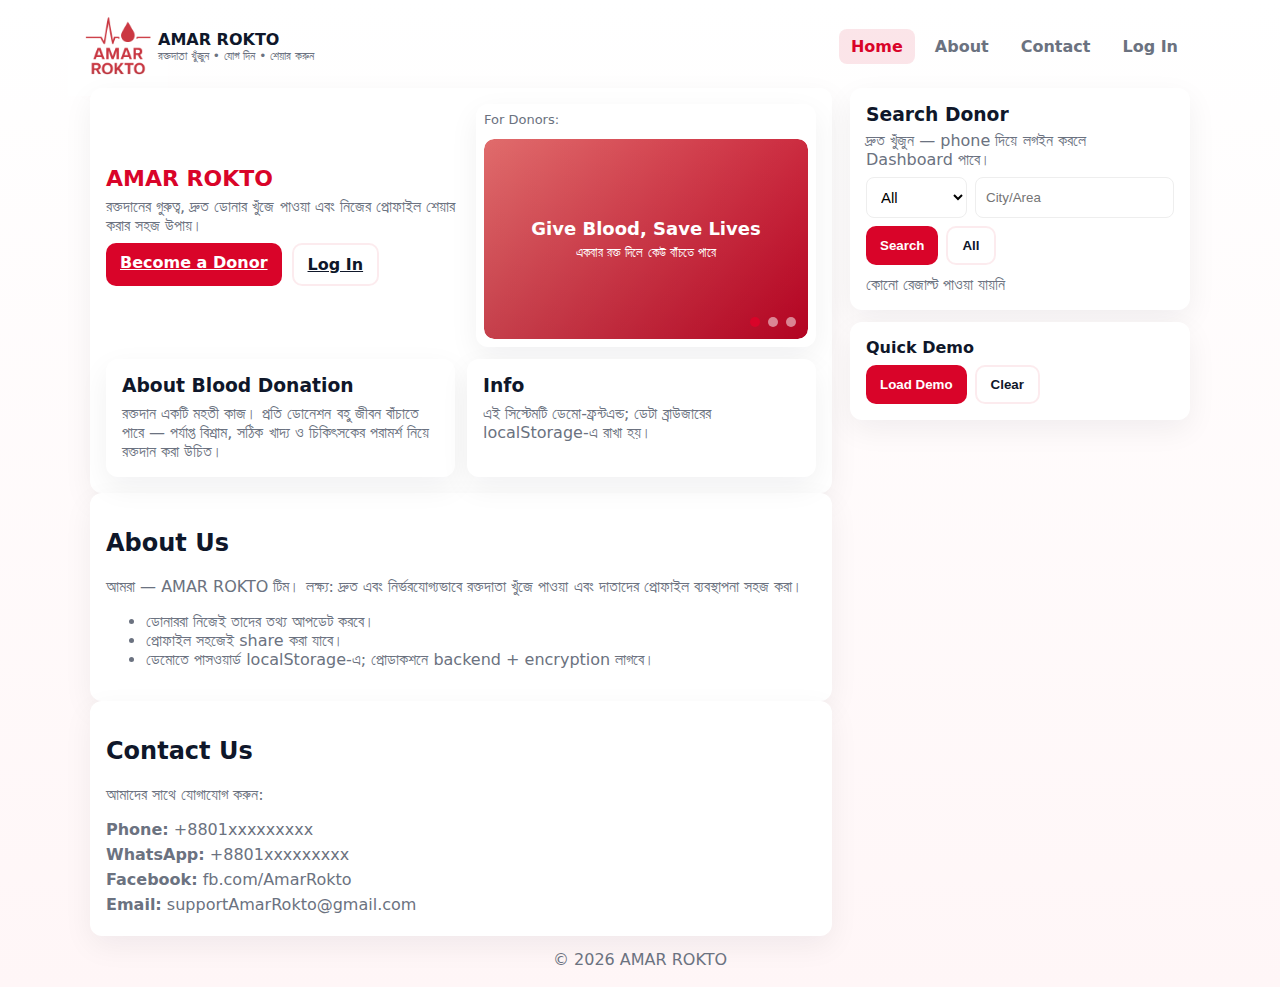
<file: index.html>
<!doctype html>
<html lang="bn">
<head>
  <meta charset="utf-8" />
  <meta name="viewport" content="width=device-width,initial-scale=1" />
  <title>Amar Rokto</title>
  <link rel="stylesheet" href="style.css">
</head>
<body data-page="home">
  <div class="app">
    <header>
      <a class="brand" href="index.html">
        <div class="logo">
          <img src="Blood PIC.jpg" width="100px" height="100px">
        </div>
        <div>
          <div style="font-weight:800">AMAR ROKTO</div>
          <div style="font-size:12px;color:var(--muted)">রক্তদাতা খুঁজুন • যোগ দিন • শেয়ার করুন</div>
        </div>
      </a>
      <nav>
        <a class="active" href="index.html">Home</a>
        <a href="index.html#about">About</a>
        <a href="index.html#contact">Contact</a>
        <a href="login.html">Log In</a>
      </nav>
    </header>

    <main class="main-grid">
      <div>
        <!-- HERO + carousel -->
        <section class="panel">
          <div class="hero">
            <div class="hero-text">
              <h1>AMAR ROKTO</h1>
              <p>রক্তদানের গুরুত্ব, দ্রুত ডোনার খুঁজে পাওয়া এবং নিজের প্রোফাইল শেয়ার করার সহজ উপায়।</p>
              <div class="hero-actions">
                <a class="btn primary" href="register.html">Become a Donor</a>
                <a class="btn light" href="login.html">Log In</a>
              </div>
            </div>
            <div style="flex:0 0 340px">
              <div class="panel" style="padding:8px">
                <div style="font-size:13px;color:var(--muted)">For Donors:</div>
                <div class="carousel" aria-live="polite">
                  <div class="slide visible" data-i="0" style="background:linear-gradient(135deg,#ff7b7b,#d90429);">
                    <div class="overlay"></div>
                    <div style="position:relative;z-index:1;text-align:center;padding:12px">
                      <strong style="font-size:18px">Give Blood, Save Lives</strong>
                      <div style="margin-top:6px;font-size:13px">একবার রক্ত দিলে কেউ বাঁচতে পারে</div>
                    </div>
                  </div>
                  <div class="slide hidden" data-i="1" style="background:linear-gradient(135deg,#ffb199,#ff6b6b);">
                    <div class="overlay"></div>
                    <div style="position:relative;z-index:1;text-align:center;padding:12px">
                      <strong style="font-size:18px">Your Small Act = Big Impact</strong>
                      <div style="margin-top:6px;font-size:13px">স্থানীয় ডোনার খুঁজে পেতে সহজ</div>
                    </div>
                  </div>
                  <div class="slide hidden" data-i="2" style="background:linear-gradient(135deg,#8ec5ff,#d90429);">
                    <div class="overlay"></div>
                    <div style="position:relative;z-index:1;text-align:center;padding:12px">
                      <strong style="font-size:18px">Donate Regularly</strong>
                      <div style="margin-top:6px;font-size:13px">রক্তদানের পূর্বের শর্ত জানতে সঠিক তথ্য রাখুন</div>
                    </div>
                  </div>
                  <div class="dotbar">
                    <div class="dot active" data-i="0" onclick="goToSlide(0)"></div>
                    <div class="dot" data-i="1" onclick="goToSlide(1)"></div>
                    <div class="dot" data-i="2" onclick="goToSlide(2)"></div>
                  </div>
                </div>
              </div>
            </div>
          </div>

          <!-- quick features -->
          <div style="display:grid;grid-template-columns:repeat(auto-fit,minmax(220px,1fr));gap:12px;margin-top:12px">
            <div class="panel">
              <h3 style="margin:0 0 8px 0">About Blood Donation</h3>
              <p style="color:var(--muted);margin:0">রক্তদান একটি মহতী কাজ। প্রতি ডোনেশন বহু জীবন বাঁচাতে পারে — পর্যাপ্ত বিশ্রাম, সঠিক খাদ্য ও চিকিৎসকের পরামর্শ নিয়ে রক্তদান করা উচিত।</p>
            </div>

            <div class="panel">
              <h3 style="margin:0 0 8px 0">Info</h3>
              <p style="margin:0;color:var(--muted)">এই সিস্টেমটি ডেমো-ফ্রন্টএন্ড; ডেটা ব্রাউজারের localStorage-এ রাখা হয়।</p>
            </div>
          </div>
        </section>

        <!-- About -->
        <section id="about" class="panel">
          <h2>About Us</h2>
          <p style="color:var(--muted)">আমরা — AMAR ROKTO টিম। লক্ষ্য: দ্রুত এবং নির্ভরযোগ্যভাবে রক্তদাতা খুঁজে পাওয়া এবং দাতাদের প্রোফাইল ব্যবস্থাপনা সহজ করা।</p>
          <ul style="margin-top:8px;color:var(--muted)">
            <li>ডোনাররা নিজেই তাদের তথ্য আপডেট করবে।</li>
            <li>প্রোফাইল সহজেই share করা যাবে।</li>
            <li>ডেমোতে পাসওয়ার্ড localStorage-এ; প্রোডাকশনে backend + encryption লাগবে।</li>
          </ul>
        </section>

        <!-- Contact -->
        <section id="contact" class="panel">
          <h2>Contact Us</h2>
          <p style="color:var(--muted)">আমাদের সাথে যোগাযোগ করুন:</p>
          <ul class="contact-list">
            <li><strong>Phone:</strong> +8801xxxxxxxxx</li>
            <li><strong>WhatsApp:</strong> +8801xxxxxxxxx</li>
            <li><strong>Facebook:</strong> fb.com/AmarRokto</li>
            <li><strong>Email:</strong> supportAmarRokto@gmail.com</li>
          </ul>
        </section>
      </div>

      <!-- Sidebar -->
      <aside class="sidebar" style="width:340px">
        <div class="panel">
          <h3 style="margin:0">Search Donor</h3>
          <p style="color:var(--muted);margin:6px 0 0 0">দ্রুত খুঁজুন — phone দিয়ে লগইন করলে Dashboard পাবে।</p>
          <div style="margin-top:8px" class="searchbar">
            <select id="sblood">
              <option value="">All</option>
              <option>A+</option><option>A-</option><option>B+</option><option>B-</option>
              <option>O+</option><option>O-</option><option>AB+</option><option>AB-</option>
            </select>
            <input id="sloc" placeholder="City/Area"/>
          </div>
          <div style="display:flex;gap:8px;margin-top:8px">
            <button class="btn primary" onclick="sideSearch()">Search</button>
            <button class="btn light" onclick="loadAll()">All</button>
          </div>
          <div id="side-results" class="search-results" style="margin-top:10px"></div>
        </div>

        <div class="panel" style="margin-top:12px">
          <h4 style="margin:0">Quick Demo</h4>
          <div style="display:flex;gap:8px;margin-top:8px">
            <button class="btn primary" onclick="seedDemo()">Load Demo</button>
            <button class="btn light" onclick="clearData()">Clear</button>
          </div>
        </div>
      </aside>
    </main>

    <footer>© <span id="yr"></span> AMAR ROKTO</footer>
  </div>
  <script src="script.js"></script>
</body>

</html>
</file>
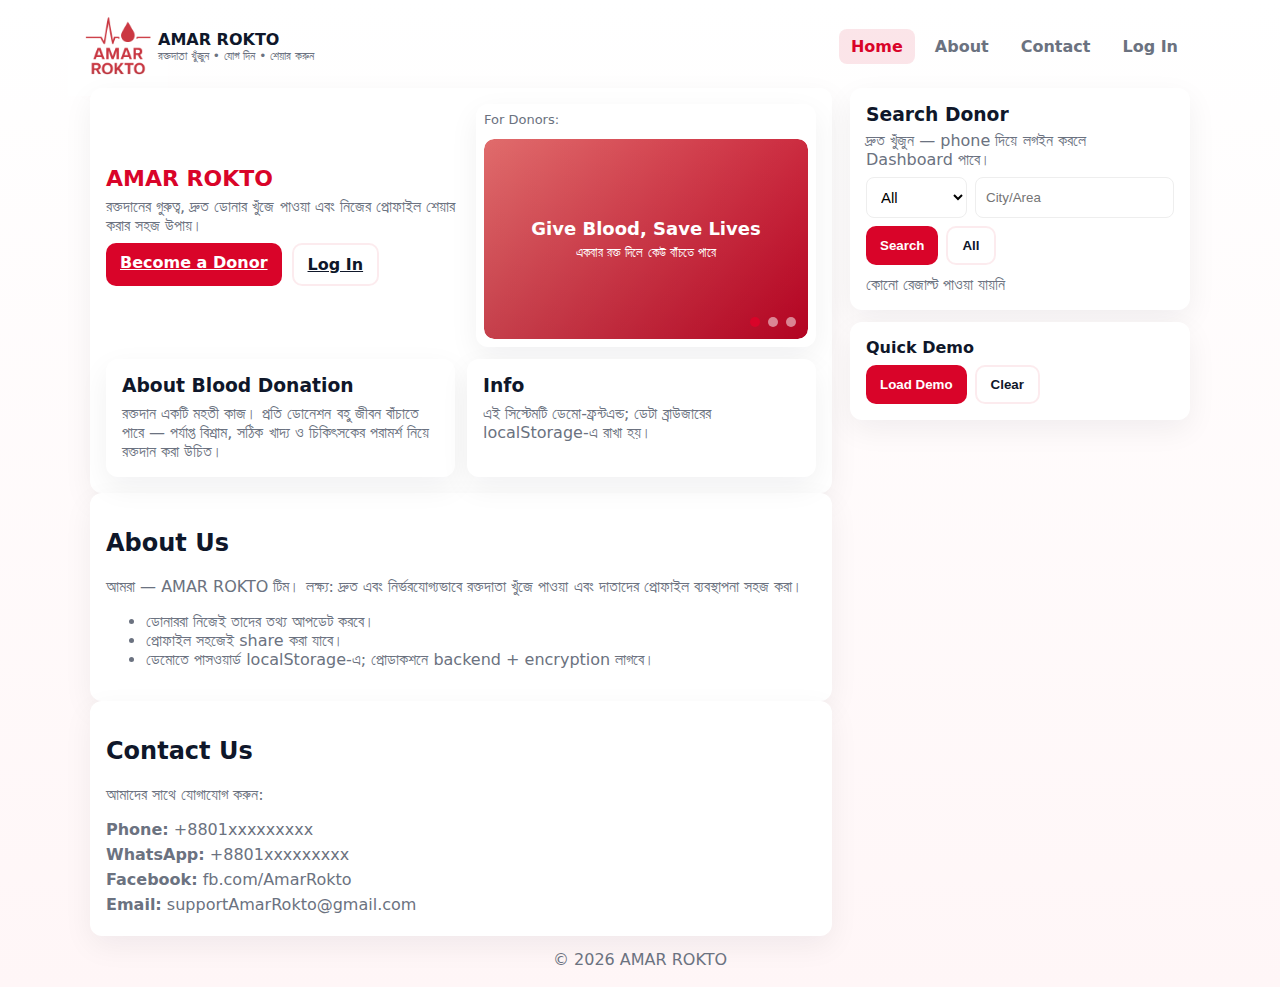
<file: Amar Rokto/index.html>
<!doctype html>
<html lang="bn">
<head>
  <meta charset="utf-8" />
  <meta name="viewport" content="width=device-width,initial-scale=1" />
  <title>Amar Rokto</title>
  <link rel="stylesheet" href="style.css">
</head>
<body data-page="home">
  <div class="app">
    <header>
      <a class="brand" href="index.html">
        <div class="logo">
          <img src="Blood PIC.jpg" width="100px" height="100px">
        </div>
        <div>
          <div style="font-weight:800">AMAR ROKTO</div>
          <div style="font-size:12px;color:var(--muted)">রক্তদাতা খুঁজুন • যোগ দিন • শেয়ার করুন</div>
        </div>
      </a>
      <nav>
        <a class="active" href="index.html">Home</a>
        <a href="index.html#about">About</a>
        <a href="index.html#contact">Contact</a>
        <a href="login.html">Log In</a>
      </nav>
    </header>

    <main class="main-grid">
      <div>
        <!-- HERO + carousel -->
        <section class="panel">
          <div class="hero">
            <div class="hero-text">
              <h1>AMAR ROKTO</h1>
              <p>রক্তদানের গুরুত্ব, দ্রুত ডোনার খুঁজে পাওয়া এবং নিজের প্রোফাইল শেয়ার করার সহজ উপায়।</p>
              <div class="hero-actions">
                <a class="btn primary" href="register.html">Become a Donor</a>
                <a class="btn light" href="login.html">Log In</a>
              </div>
            </div>
            <div style="flex:0 0 340px">
              <div class="panel" style="padding:8px">
                <div style="font-size:13px;color:var(--muted)">For Donors:</div>
                <div class="carousel" aria-live="polite">
                  <div class="slide visible" data-i="0" style="background:linear-gradient(135deg,#ff7b7b,#d90429);">
                    <div class="overlay"></div>
                    <div style="position:relative;z-index:1;text-align:center;padding:12px">
                      <strong style="font-size:18px">Give Blood, Save Lives</strong>
                      <div style="margin-top:6px;font-size:13px">একবার রক্ত দিলে কেউ বাঁচতে পারে</div>
                    </div>
                  </div>
                  <div class="slide hidden" data-i="1" style="background:linear-gradient(135deg,#ffb199,#ff6b6b);">
                    <div class="overlay"></div>
                    <div style="position:relative;z-index:1;text-align:center;padding:12px">
                      <strong style="font-size:18px">Your Small Act = Big Impact</strong>
                      <div style="margin-top:6px;font-size:13px">স্থানীয় ডোনার খুঁজে পেতে সহজ</div>
                    </div>
                  </div>
                  <div class="slide hidden" data-i="2" style="background:linear-gradient(135deg,#8ec5ff,#d90429);">
                    <div class="overlay"></div>
                    <div style="position:relative;z-index:1;text-align:center;padding:12px">
                      <strong style="font-size:18px">Donate Regularly</strong>
                      <div style="margin-top:6px;font-size:13px">রক্তদানের পূর্বের শর্ত জানতে সঠিক তথ্য রাখুন</div>
                    </div>
                  </div>
                  <div class="dotbar">
                    <div class="dot active" data-i="0" onclick="goToSlide(0)"></div>
                    <div class="dot" data-i="1" onclick="goToSlide(1)"></div>
                    <div class="dot" data-i="2" onclick="goToSlide(2)"></div>
                  </div>
                </div>
              </div>
            </div>
          </div>

          <!-- quick features -->
          <div style="display:grid;grid-template-columns:repeat(auto-fit,minmax(220px,1fr));gap:12px;margin-top:12px">
            <div class="panel">
              <h3 style="margin:0 0 8px 0">About Blood Donation</h3>
              <p style="color:var(--muted);margin:0">রক্তদান একটি মহতী কাজ। প্রতি ডোনেশন বহু জীবন বাঁচাতে পারে — পর্যাপ্ত বিশ্রাম, সঠিক খাদ্য ও চিকিৎসকের পরামর্শ নিয়ে রক্তদান করা উচিত।</p>
            </div>

            <div class="panel">
              <h3 style="margin:0 0 8px 0">Info</h3>
              <p style="margin:0;color:var(--muted)">এই সিস্টেমটি ডেমো-ফ্রন্টএন্ড; ডেটা ব্রাউজারের localStorage-এ রাখা হয়।</p>
            </div>
          </div>
        </section>

        <!-- About -->
        <section id="about" class="panel">
          <h2>About Us</h2>
          <p style="color:var(--muted)">আমরা — AMAR ROKTO টিম। লক্ষ্য: দ্রুত এবং নির্ভরযোগ্যভাবে রক্তদাতা খুঁজে পাওয়া এবং দাতাদের প্রোফাইল ব্যবস্থাপনা সহজ করা।</p>
          <ul style="margin-top:8px;color:var(--muted)">
            <li>ডোনাররা নিজেই তাদের তথ্য আপডেট করবে।</li>
            <li>প্রোফাইল সহজেই share করা যাবে।</li>
            <li>ডেমোতে পাসওয়ার্ড localStorage-এ; প্রোডাকশনে backend + encryption লাগবে।</li>
          </ul>
        </section>

        <!-- Contact -->
        <section id="contact" class="panel">
          <h2>Contact Us</h2>
          <p style="color:var(--muted)">আমাদের সাথে যোগাযোগ করুন:</p>
          <ul class="contact-list">
            <li><strong>Phone:</strong> +8801xxxxxxxxx</li>
            <li><strong>WhatsApp:</strong> +8801xxxxxxxxx</li>
            <li><strong>Facebook:</strong> fb.com/AmarRokto</li>
            <li><strong>Email:</strong> supportAmarRokto@gmail.com</li>
          </ul>
        </section>
      </div>

      <!-- Sidebar -->
      <aside class="sidebar" style="width:340px">
        <div class="panel">
          <h3 style="margin:0">Search Donor</h3>
          <p style="color:var(--muted);margin:6px 0 0 0">দ্রুত খুঁজুন — phone দিয়ে লগইন করলে Dashboard পাবে।</p>
          <div style="margin-top:8px" class="searchbar">
            <select id="sblood">
              <option value="">All</option>
              <option>A+</option><option>A-</option><option>B+</option><option>B-</option>
              <option>O+</option><option>O-</option><option>AB+</option><option>AB-</option>
            </select>
            <input id="sloc" placeholder="City/Area"/>
          </div>
          <div style="display:flex;gap:8px;margin-top:8px">
            <button class="btn primary" onclick="sideSearch()">Search</button>
            <button class="btn light" onclick="loadAll()">All</button>
          </div>
          <div id="side-results" class="search-results" style="margin-top:10px"></div>
        </div>

        <div class="panel" style="margin-top:12px">
          <h4 style="margin:0">Quick Demo</h4>
          <div style="display:flex;gap:8px;margin-top:8px">
            <button class="btn primary" onclick="seedDemo()">Load Demo</button>
            <button class="btn light" onclick="clearData()">Clear</button>
          </div>
        </div>
      </aside>
    </main>

    <footer>© <span id="yr"></span> AMAR ROKTO</footer>
  </div>
  <script src="script.js"></script>
</body>
</html>
</file>
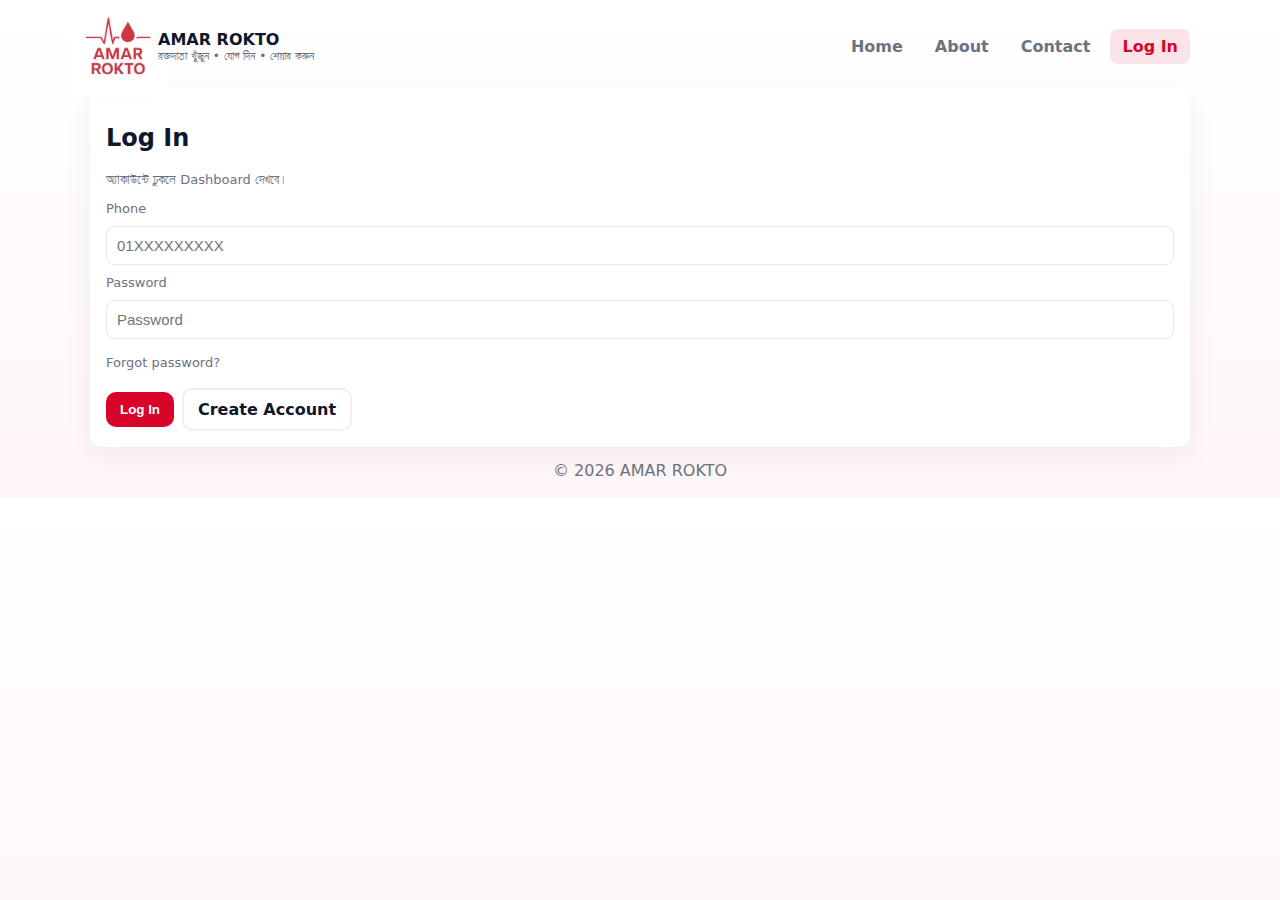
<file: dashboard.html>
<!doctype html>
<html lang="bn">
<head>
  <meta charset="utf-8" />
  <meta name="viewport" content="width=device-width,initial-scale=1" />
  <title>Dashboard - Amar Rokto</title>
  <link rel="stylesheet" href="style.css">
</head>
<body data-page="dashboard">
  <div class="app">
    <header>
      <a class="brand" href="index.html">
        <div class="logo">
           <div class="logo">
          <img src="Blood PIC.jpg" width="100px" height="100px">
        </div>
        </div>
        <div>
          <div style="font-weight:800">AMAR ROKTO</div>
          <div style="font-size:12px;color:var(--muted)">রক্তদাতা খুঁজুন • যোগ দিন • শেয়ার করুন</div>
        </div>
      </a>
      <nav>
        <a href="index.html">Home</a>
        <a href="index.html#about">About</a>
        <a href="index.html#contact">Contact</a>
        <button class="cta" onclick="logout()">Log Out</button>
      </nav>
    </header>

    <main>
      <section class="panel">
        <div style="display:flex;justify-content:space-between;align-items:center">
          <h2>Dashboard</h2>
          <div style="display:flex;gap:8px;align-items:center">
            <a class="btn light" href="index.html">Home</a>
            <button class="btn primary" onclick="logout()">Log Out</button>
          </div>
        </div>

        <div style="margin-top:12px" class="profile">
          <div class="avatar" id="dash-avatar">--</div>
          <div style="flex:1">
            <div style="display:flex;align-items:center;gap:10px">
              <div>
                <div id="dash-name" style="font-weight:800;font-size:18px">Name</div>
                <div id="dash-blood" style="color:var(--muted)">Blood</div>
              </div>
              <div style="margin-left:auto;display:flex;align-items:center;gap:8px">
                <div class="three-dot">
                  <button id="threeBtn" class="btn light" type="button" onclick="toggleMenu()">⋯</button>
                  <div id="threeMenu" class="menu" role="menu" aria-hidden="true">
                    <button type="button" onclick="openEdit()">Edit Profile</button>
                    <button type="button" onclick="shareProfile()">Share Profile</button>
                    <button type="button" onclick="copyProfileLink()">Copy Profile Link</button>
                  </div>
                </div>
              </div>
            </div>
            <div style="margin-top:8px;color:var(--muted)" id="dash-phone">Phone</div>
            <div style="margin-top:6px;color:var(--muted)" id="dash-loc">Location</div>
            <div style="margin-top:6px;color:var(--muted)" id="dash-last">Last Donate</div>
          </div>
        </div>

        <!-- edit modal -->
        <div id="editModal" style="display:none;margin-top:12px" class="panel">
          <h3>Edit Profile</h3>
          <form id="edit-form" onsubmit="saveEdit(event)">
            <div class="row">
              <div class="col">
                <label>Name</label>
                <input id="e-name" type="text" required/>
              </div>
              <div class="col">
                <label>Phone</label>
                <input id="e-phone" type="tel" required/>
              </div>
            </div>
            <div class="row">
              <div class="col">
                <label>Blood</label>
                <select id="e-blood" required>
                  <option>A+</option><option>A-</option><option>B+</option><option>B-</option>
                  <option>O+</option><option>O-</option><option>AB+</option><option>AB-</option>
                </select>
              </div>
              <div class="col">
                <label>Location</label>
                <input id="e-loc" type="text" required/>
              </div>
            </div>
            <div style="display:flex;gap:8px;margin-top:8px">
              <button class="btn primary" type="submit">Save</button>
              <button class="btn light" type="button" onclick="closeEdit()">Cancel</button>
            </div>
          </form>
        </div>
      </section>
    </main>

    <footer>© <span id="yr"></span> AMAR ROKTO </footer>
  </div>
  <script src="script.js"></script>
</body>

</html>
</file>
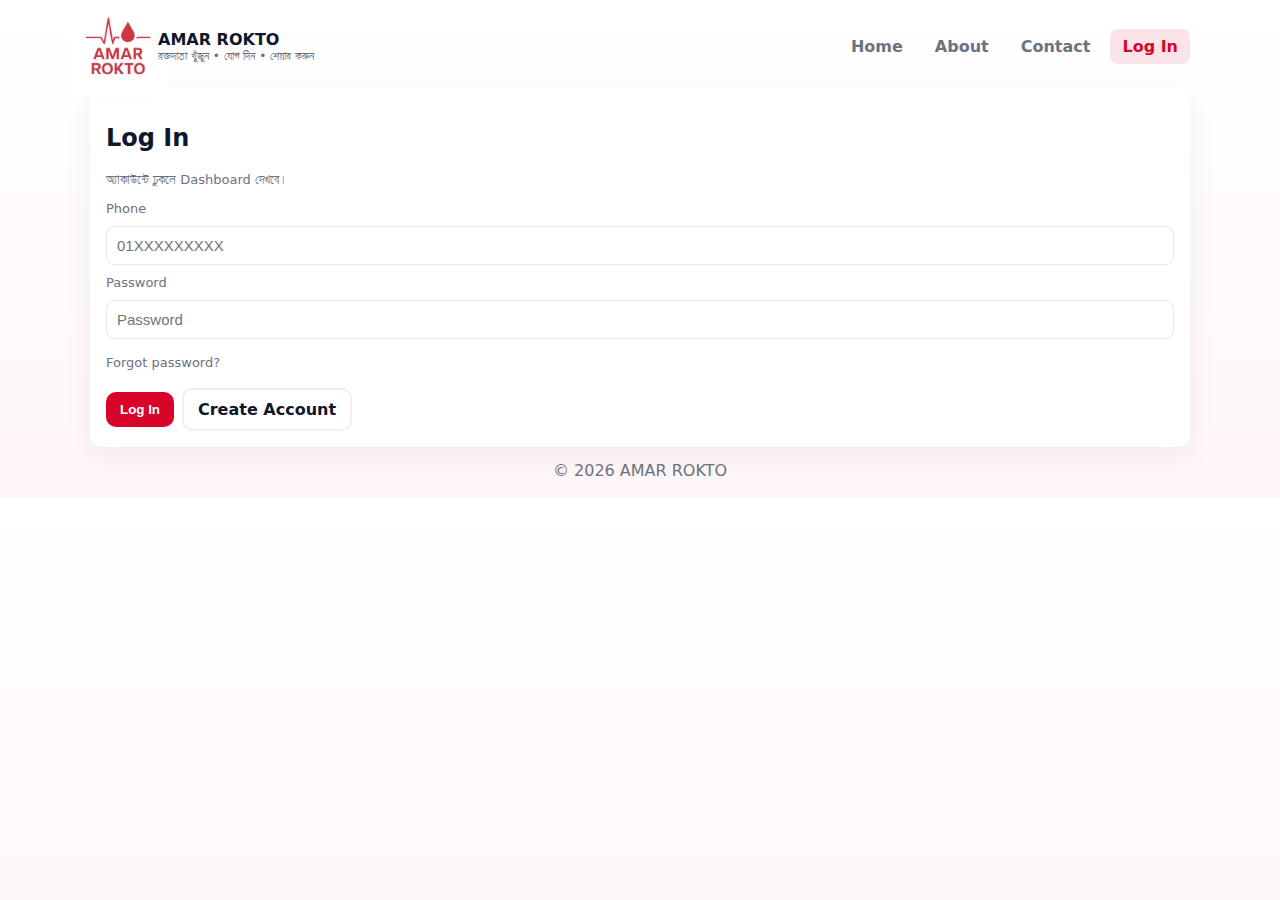
<file: login.html>
<!doctype html>
<html lang="bn">
<head>
  <meta charset="utf-8" />
  <meta name="viewport" content="width=device-width,initial-scale=1" />
  <title>Log In - Amar Rokto</title>
  <link rel="stylesheet" href="style.css">
</head>
<body data-page="login">
  <div class="app">
    <header>
      <a class="brand" href="index.html">
        <div class="logo">
          <img src="Blood PIC.jpg" width="100px" height="100px">
        </div>
        <div>
          <div style="font-weight:800">AMAR ROKTO</div>
          <div style="font-size:12px;color:var(--muted)">রক্তদাতা খুঁজুন • যোগ দিন • শেয়ার করুন</div>
        </div>
      </a>
      <nav>
        <a href="index.html">Home</a>
        <a href="index.html#about">About</a>
        <a href="index.html#contact">Contact</a>
        <a class="active" href="login.html">Log In</a>
      </nav>
    </header>

    <main>
      <section class="panel">
        <h2>Log In</h2>
        <p class="text-sm">অ্যাকাউন্টে ঢুকলে Dashboard দেখবে।</p>

        <form id="login-form" style="margin-top:10px">
          <label>Phone</label>
          <input id="l-phone" required type="tel" placeholder="01XXXXXXXXX"/>

          <label>Password</label>
          <input id="l-pass" required type="password" placeholder="Password"/>

          <div style="display:flex;justify-content:space-between;align-items:center;margin-top:6px">
            <a href="forgot_password.html" class="text-sm" style="text-decoration:none">Forgot password?</a>
          </div>

          <div style="display:flex;gap:8px;margin-top:8px;align-items:center">
            <button class="btn primary" type="submit">Log In</button>
            <a class="btn light" href="register.html" style="text-align:center;text-decoration:none">Create Account</a>
            <div id="login-msg" style="margin-left:auto;color:var(--muted)"></div>
          </div>
        </form>
      </section>
    </main>

    <footer>© <span id="yr"></span> AMAR ROKTO</footer>
  </div>
  <script src="script.js"></script>
</body>
</html>
</file>
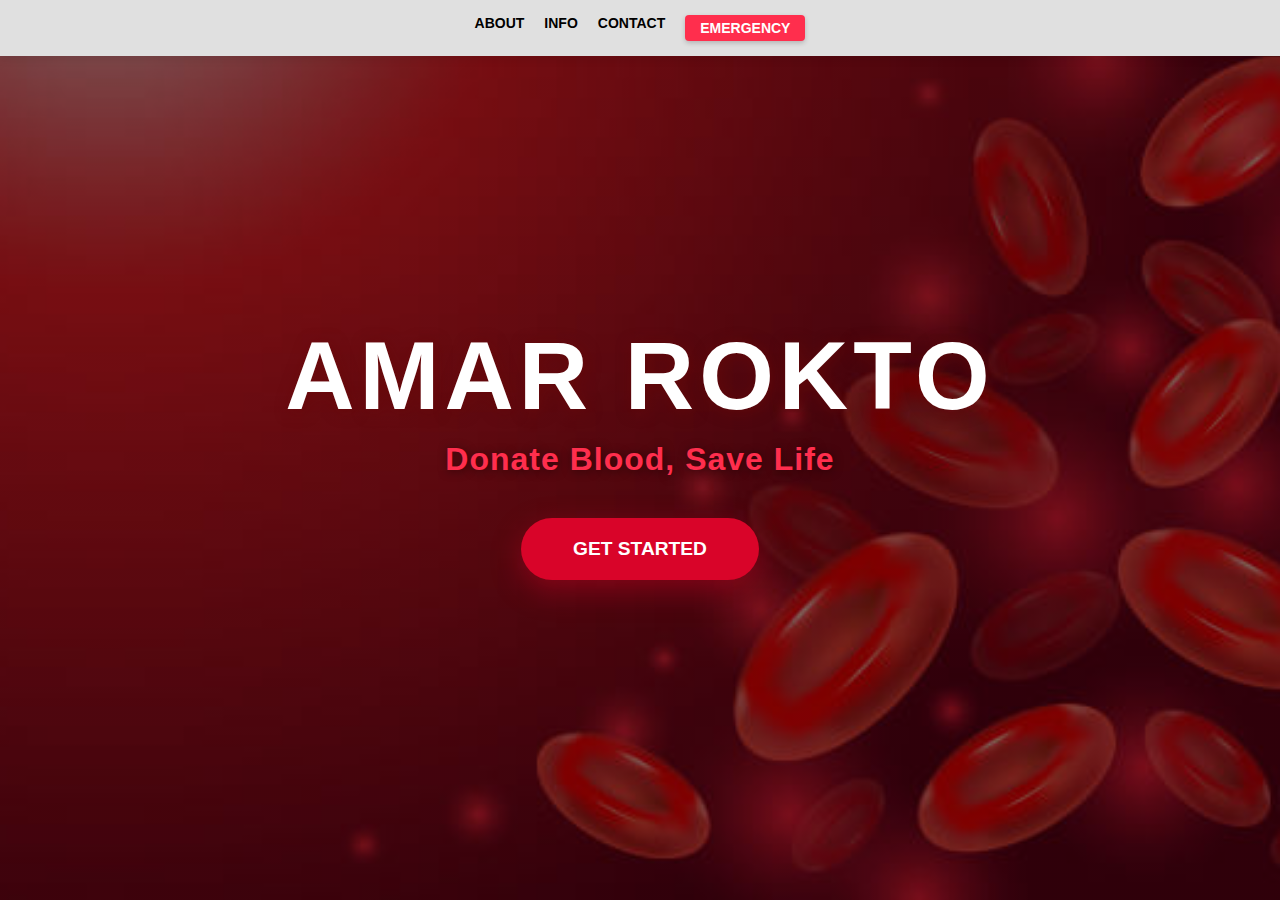
<file: new.html>
<!DOCTYPE html>
<html lang="bn">
<head>
    <meta charset="UTF-8">
    <meta name="viewport" content="width=device-width, initial-scale=1.0">
    <title>Amar Rokto | Welcome</title>
</head>
<body style="margin: 0; padding: 0; overflow: hidden; font-family: 'Segoe UI', Arial, sans-serif;">

    <nav style="position: absolute; top: 0; width: 100%; background: #e0e0e0; display: flex; justify-content: center; gap: 20px; padding: 15px 0; z-index: 1000; box-shadow: 0 2px 10px rgba(0,0,0,0.1);">
        <a href="index.html#about" style="text-decoration: none; color: black; font-weight: bold; text-transform: uppercase; font-size: 14px;">About</a>
        <a href="index.html#info" style="text-decoration: none; color: black; font-weight: bold; text-transform: uppercase; font-size: 14px;">Info</a>
        <a href="index.html#contact" style="text-decoration: none; color: black; font-weight: bold; text-transform: uppercase; font-size: 14px;">Contact</a>
        <button onclick="openEmergency()" style="background: #ff2e4d; color: white; border: none; padding: 5px 15px; border-radius: 4px; cursor: pointer; font-weight: bold; text-transform: uppercase; font-size: 14px; box-shadow: 0 2px 5px rgba(0,0,0,0.2);">Emergency</button>
    </nav>

    <div style="
        height: 100vh; 
        width: 100vw; 
        background: linear-gradient(rgba(0,0,0,0.5), rgba(0,0,0,0.5)), url('BG 2.jpg') no-repeat center center; 
        background-size: cover; 
        display: flex; 
        flex-direction: column; 
        align-items: center; 
        justify-content: center; 
        text-align: center;
    ">
        
        <h1 style="
            color: #ffffff; 
            font-size: clamp(3rem, 10vw, 6rem); 
            margin: 0; 
            text-transform: uppercase; 
            letter-spacing: 5px; 
            font-weight: 900;
            text-shadow: 2px 2px 15px rgba(104, 7, 7, 0.7);
        ">
            AMAR ROKTO
        </h1>

        <p style="
            color: #ff2e4d; 
            font-size: clamp(1.2rem, 4vw, 2rem); 
            margin: 10px 0 40px 0; 
            font-weight: 600;
            letter-spacing: 1px;
            text-shadow: 1px 1px 10px rgba(0,0,0,0.5);
        ">
            Donate Blood, Save Life
        </p>

        <a href="index.html" style="
            text-decoration: none; 
            color: white; 
            background: #d90429; 
            padding: 18px 50px; 
            border-radius: 50px; 
            font-size: 1.2rem; 
            font-weight: bold; 
            text-transform: uppercase; 
            transition: all 0.3s ease;
            box-shadow: 0 10px 30px rgba(217, 4, 41, 0.4);
            border: 2px solid transparent;
        " 
        onmouseover="this.style.transform='scale(1.1)'; this.style.backgroundColor='#b90322';" 
        onmouseout="this.style.transform='scale(1)'; this.style.backgroundColor='#d90429';">
            GET STARTED
        </a>
    </div>

    <div id="emergencyModal" style="display: none; position: fixed; top: 0; left: 0; width: 100%; height: 100%; background: rgba(0,0,0,0.8); z-index: 2000; align-items: center; justify-content: center;">
        <div style="background: white; padding: 30px; border-radius: 15px; max-width: 400px; width: 90%; text-align: center; position: relative;">
            <button onclick="closeEmergency()" style="position: absolute; top: 10px; right: 10px; border: none; background: none; font-size: 20px; cursor: pointer;">&times;</button>
            <h2 style="color: #d90429; margin-top: 0;">🚑 Ambulance Helpline</h2>
            <hr>
            <div style="text-align: left; margin: 20px 0;">
                <p><strong>National Helpline:</strong> <span style="color: #d90429; font-size: 1.2rem;">999</span></p>
                <p><strong>Red Crescent:</strong> 018******8</p>
                <p><strong>Anjuman Mofidul:</strong> 013******0</p>
            </div>
            <p style="font-size: 13px; color: #666;">Contact these numbers immediately for emergency support.</p>
            <button onclick="closeEmergency()" style="background: #333; color: white; border: none; padding: 10px 20px; border-radius: 5px; cursor: pointer;">Close</button>
        </div>
    </div>

    <script>
        function openEmergency() {
            document.getElementById('emergencyModal').style.display = 'flex';
        }
        function closeEmergency() {
            document.getElementById('emergencyModal').style.display = 'none';
        }
    </script>

</body>
</html>
</file>
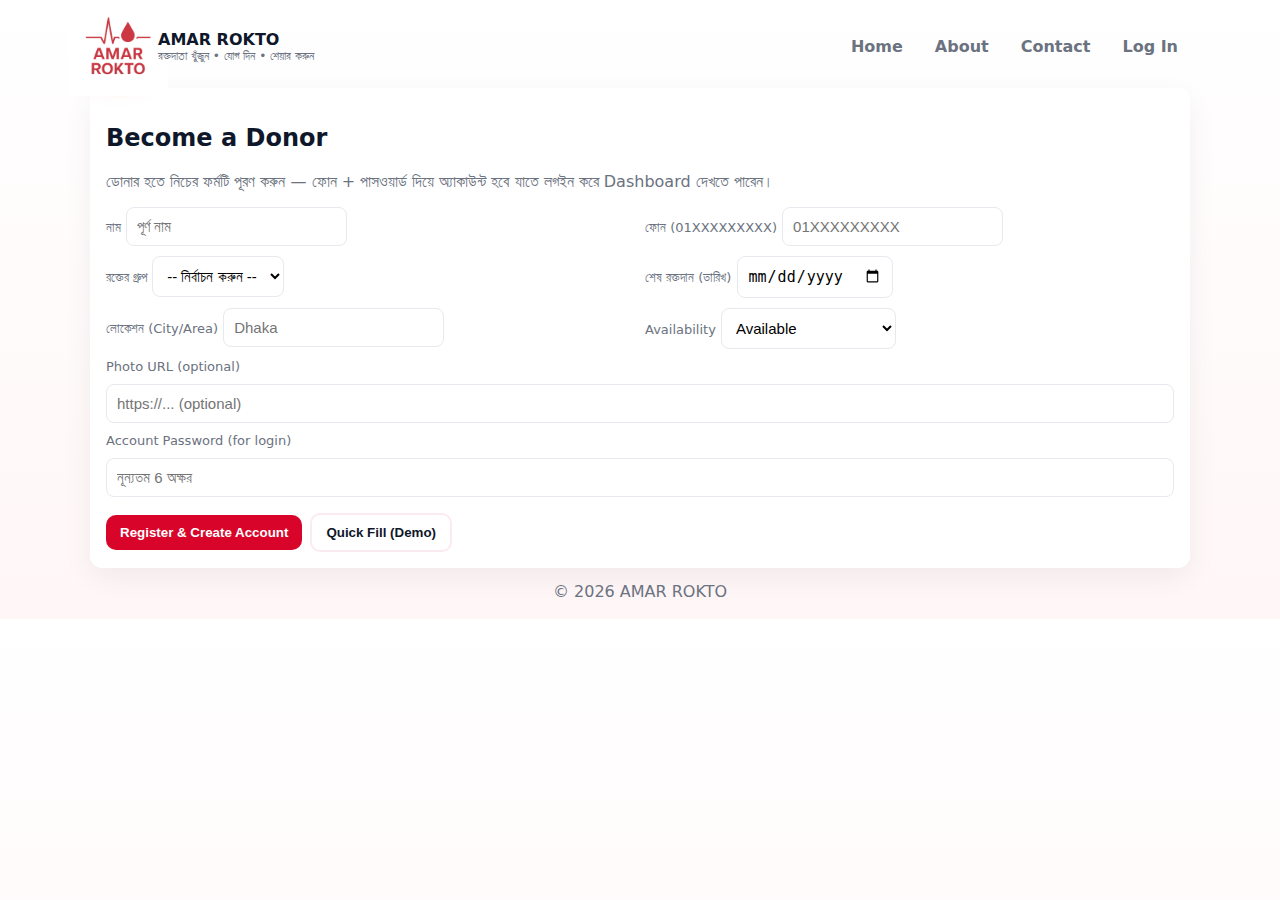
<file: register.html>
<!doctype html>
<html lang="bn">
<head>
  <meta charset="utf-8" />
  <meta name="viewport" content="width=device-width,initial-scale=1" />
  <title>Register - Amar Rokto</title>
  <link rel="stylesheet" href="style.css">
</head>
<body data-page="register">
  <div class="app">
    <!-- Header -->
    <header>
      <a class="brand" href="index.html">
       <div class="logo">
          <img src="Blood PIC.jpg" width="100px" height="100px">
        </div>
        <div>
          <div style="font-weight:800">AMAR ROKTO</div>
          <div style="font-size:12px;color:var(--muted)">রক্তদাতা খুঁজুন • যোগ দিন • শেয়ার করুন</div>
        </div>
      </a>
      <nav>
        <a href="index.html">Home</a>
        <a href="index.html#about">About</a>
        <a href="index.html#contact">Contact</a>
        <a href="login.html">Log In</a>
      </nav>
    </header>

    <!-- Main -->
    <main>
      <section class="panel">
        <h2>Become a Donor</h2>
        <p style="color:var(--muted);margin-top:4px">
          ডোনার হতে নিচের ফর্মটি পূরণ করুন — ফোন + পাসওয়ার্ড দিয়ে অ্যাকাউন্ট হবে যাতে লগইন করে Dashboard দেখতে পারেন।
        </p>

        <!-- NOTE: onsubmit নাই, JS থেকে bind হবে -->
        <form id="register-form">
          <div class="row">
            <div class="col">
              <label for="r-name">নাম</label>
              <input id="r-name" required type="text" placeholder="পূর্ণ নাম"/>
            </div>
            <div class="col">
              <label for="r-phone">ফোন (01XXXXXXXXX)</label>
              <input id="r-phone" required type="tel" placeholder="01XXXXXXXXX"/>
            </div>
          </div>

          <div class="row">
            <div class="col">
              <label for="r-blood">রক্তের গ্রুপ</label>
              <select id="r-blood" required>
                <option value="">-- নির্বাচন করুন --</option>
                <option>A+</option><option>A-</option><option>B+</option><option>B-</option>
                <option>O+</option><option>O-</option><option>AB+</option><option>AB-</option>
              </select>
            </div>
            <div class="col">
              <label for="r-last">শেষ রক্তদান (তারিখ)</label>
              <input id="r-last" type="date" />
            </div>
          </div>

          <div class="row">
            <div class="col">
              <label for="r-location">লোকেশন (City/Area)</label>
              <input id="r-location" required type="text" placeholder="Dhaka"/>
            </div>
            <div class="col">
              <label for="r-available">Availability</label>
              <select id="r-available">
                <option>Available</option>
                <option>Busy / Not available</option>
              </select>
            </div>
          </div>

          <label for="r-photo">Photo URL (optional)</label>
          <input id="r-photo" type="url" placeholder="https://... (optional)"/>

          <label for="r-pass">Account Password (for login)</label>
          <input id="r-pass" type="password" required placeholder="নূন্যতম 6 অক্ষর"/>

          <div style="display:flex;gap:8px;margin-top:6px;align-items:center">
            <button class="btn primary" type="submit">Register & Create Account</button>
            <button class="btn light" type="button" onclick="prefillRegister()">Quick Fill (Demo)</button>
            <div id="reg-msg" style="margin-left:auto;color:var(--muted)"></div>
          </div>
        </form>
      </section>
    </main>

    <!-- Footer -->
    <footer>
      © <span id="yr"></span> AMAR ROKTO </footer>
  </div>

  <!-- Common JS -->
  <script src="script.js"></script>
</body>
</html>
</file>
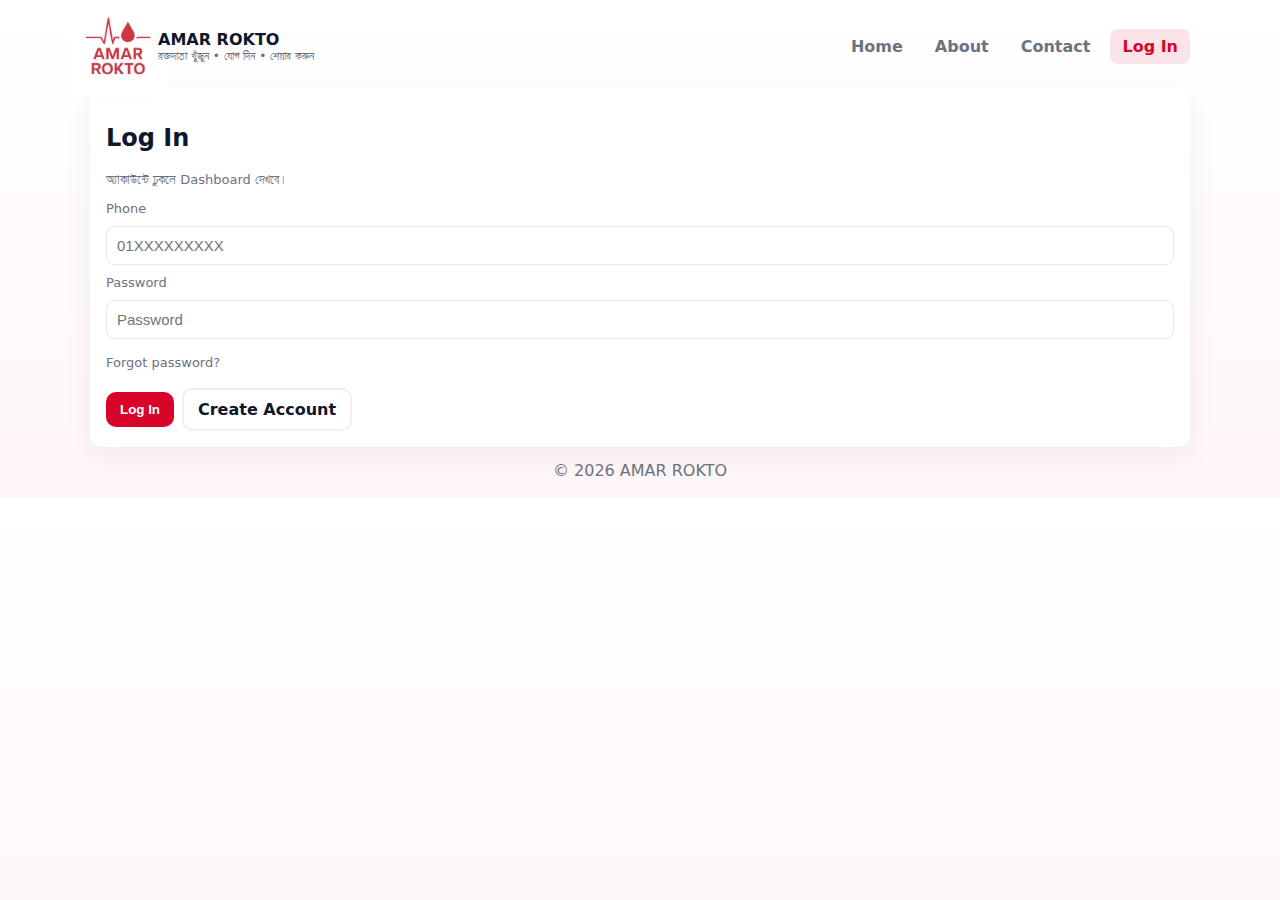
<file: Amar Rokto/dashboard.html>
<!doctype html>
<html lang="bn">
<head>
  <meta charset="utf-8" />
  <meta name="viewport" content="width=device-width,initial-scale=1" />
  <title>Dashboard - Amar Rokto</title>
  <link rel="stylesheet" href="style.css">
</head>
<body data-page="dashboard">
  <div class="app">
    <header>
      <a class="brand" href="index.html">
        <div class="logo">
           <div class="logo">
          <img src="Blood PIC.jpg" width="100px" height="100px">
        </div>
        </div>
        <div>
          <div style="font-weight:800">AMAR ROKTO</div>
          <div style="font-size:12px;color:var(--muted)">রক্তদাতা খুঁজুন • যোগ দিন • শেয়ার করুন</div>
        </div>
      </a>
      <nav>
        <a href="index.html">Home</a>
        <a href="index.html#about">About</a>
        <a href="index.html#contact">Contact</a>
        <button class="cta" onclick="logout()">Log Out</button>
      </nav>
    </header>

    <main>
      <section class="panel">
        <div style="display:flex;justify-content:space-between;align-items:center">
          <h2>Dashboard</h2>
          <div style="display:flex;gap:8px;align-items:center">
            <a class="btn light" href="index.html">Home</a>
            <button class="btn primary" onclick="logout()">Log Out</button>
          </div>
        </div>

        <div style="margin-top:12px" class="profile">
          <div class="avatar" id="dash-avatar">--</div>
          <div style="flex:1">
            <div style="display:flex;align-items:center;gap:10px">
              <div>
                <div id="dash-name" style="font-weight:800;font-size:18px">Name</div>
                <div id="dash-blood" style="color:var(--muted)">Blood</div>
              </div>
              <div style="margin-left:auto;display:flex;align-items:center;gap:8px">
                <div class="three-dot">
                  <button id="threeBtn" class="btn light" type="button" onclick="toggleMenu()">⋯</button>
                  <div id="threeMenu" class="menu" role="menu" aria-hidden="true">
                    <button type="button" onclick="openEdit()">Edit Profile</button>
                    <button type="button" onclick="shareProfile()">Share Profile</button>
                    <button type="button" onclick="copyProfileLink()">Copy Profile Link</button>
                  </div>
                </div>
              </div>
            </div>
            <div style="margin-top:8px;color:var(--muted)" id="dash-phone">Phone</div>
            <div style="margin-top:6px;color:var(--muted)" id="dash-loc">Location</div>
            <div style="margin-top:6px;color:var(--muted)" id="dash-last">Last Donate</div>
          </div>
        </div>

        <!-- edit modal -->
        <div id="editModal" style="display:none;margin-top:12px" class="panel">
          <h3>Edit Profile</h3>
          <form id="edit-form" onsubmit="saveEdit(event)">
            <div class="row">
              <div class="col">
                <label>Name</label>
                <input id="e-name" type="text" required/>
              </div>
              <div class="col">
                <label>Phone</label>
                <input id="e-phone" type="tel" required/>
              </div>
            </div>
            <div class="row">
              <div class="col">
                <label>Blood</label>
                <select id="e-blood" required>
                  <option>A+</option><option>A-</option><option>B+</option><option>B-</option>
                  <option>O+</option><option>O-</option><option>AB+</option><option>AB-</option>
                </select>
              </div>
              <div class="col">
                <label>Location</label>
                <input id="e-loc" type="text" required/>
              </div>
            </div>
            <div style="display:flex;gap:8px;margin-top:8px">
              <button class="btn primary" type="submit">Save</button>
              <button class="btn light" type="button" onclick="closeEdit()">Cancel</button>
            </div>
          </form>
        </div>
      </section>
    </main>

    <footer>© <span id="yr"></span> AMAR ROKTO </footer>
  </div>
  <script src="script.js"></script>
</body>
</html>
</file>
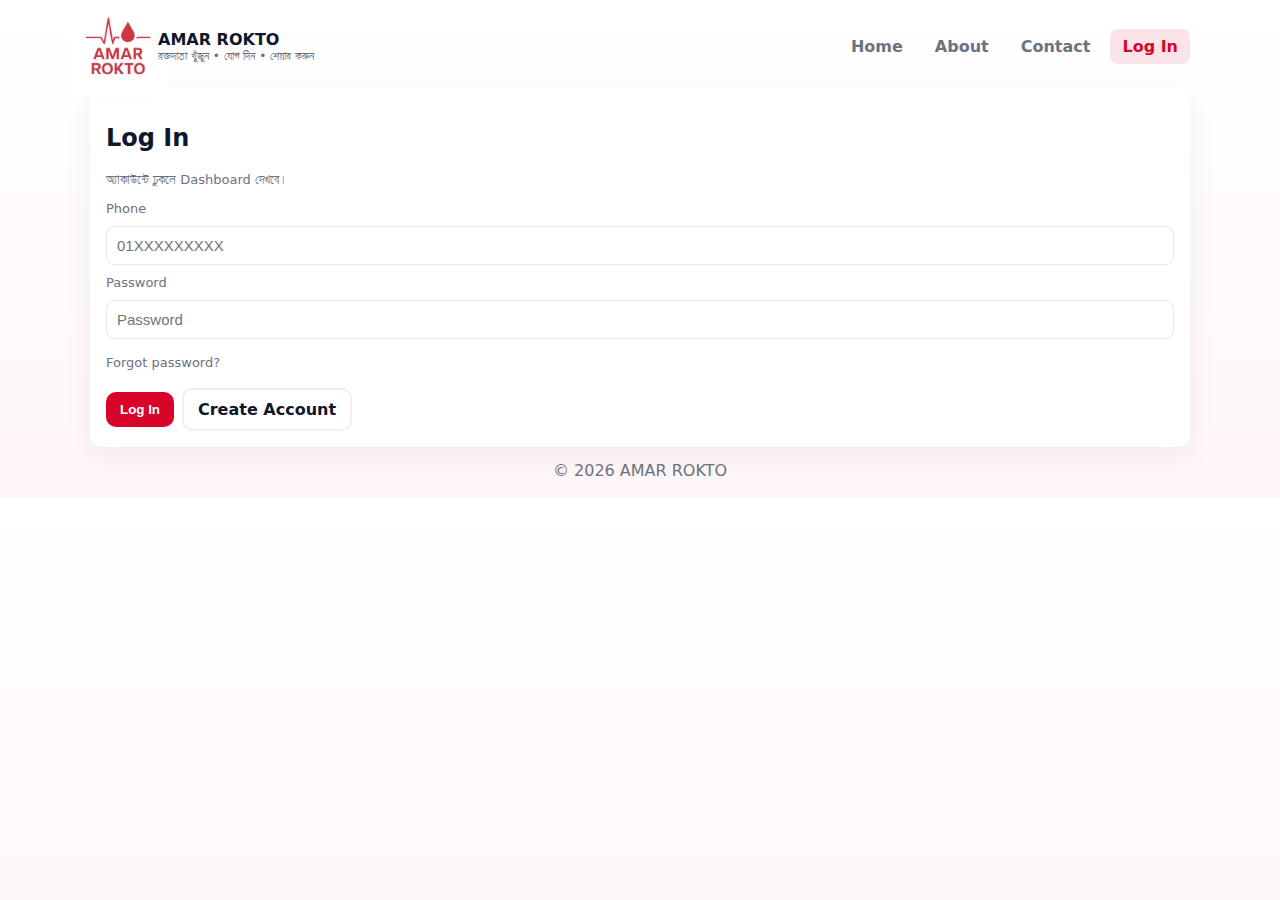
<file: Amar Rokto/login.html>
<!doctype html>
<html lang="bn">
<head>
  <meta charset="utf-8" />
  <meta name="viewport" content="width=device-width,initial-scale=1" />
  <title>Log In - Amar Rokto</title>
  <link rel="stylesheet" href="style.css">
</head>
<body data-page="login">
  <div class="app">
    <header>
      <a class="brand" href="index.html">
        <div class="logo">
          <img src="Blood PIC.jpg" width="100px" height="100px">
        </div>
        <div>
          <div style="font-weight:800">AMAR ROKTO</div>
          <div style="font-size:12px;color:var(--muted)">রক্তদাতা খুঁজুন • যোগ দিন • শেয়ার করুন</div>
        </div>
      </a>
      <nav>
        <a href="index.html">Home</a>
        <a href="index.html#about">About</a>
        <a href="index.html#contact">Contact</a>
        <a class="active" href="login.html">Log In</a>
      </nav>
    </header>

    <main>
      <section class="panel">
        <h2>Log In</h2>
        <p class="text-sm">অ্যাকাউন্টে ঢুকলে Dashboard দেখবে।</p>

        <form id="login-form" style="margin-top:10px">
          <label>Phone</label>
          <input id="l-phone" required type="tel" placeholder="01XXXXXXXXX"/>

          <label>Password</label>
          <input id="l-pass" required type="password" placeholder="Password"/>

          <div style="display:flex;justify-content:space-between;align-items:center;margin-top:6px">
            <a href="forgot_password.html" class="text-sm" style="text-decoration:none">Forgot password?</a>
          </div>

          <div style="display:flex;gap:8px;margin-top:8px;align-items:center">
            <button class="btn primary" type="submit">Log In</button>
            <a class="btn light" href="register.html" style="text-align:center;text-decoration:none">Create Account</a>
            <div id="login-msg" style="margin-left:auto;color:var(--muted)"></div>
          </div>
        </form>
      </section>
    </main>

    <footer>© <span id="yr"></span> AMAR ROKTO</footer>
  </div>
  <script src="script.js"></script>
</body>
</html>
</file>
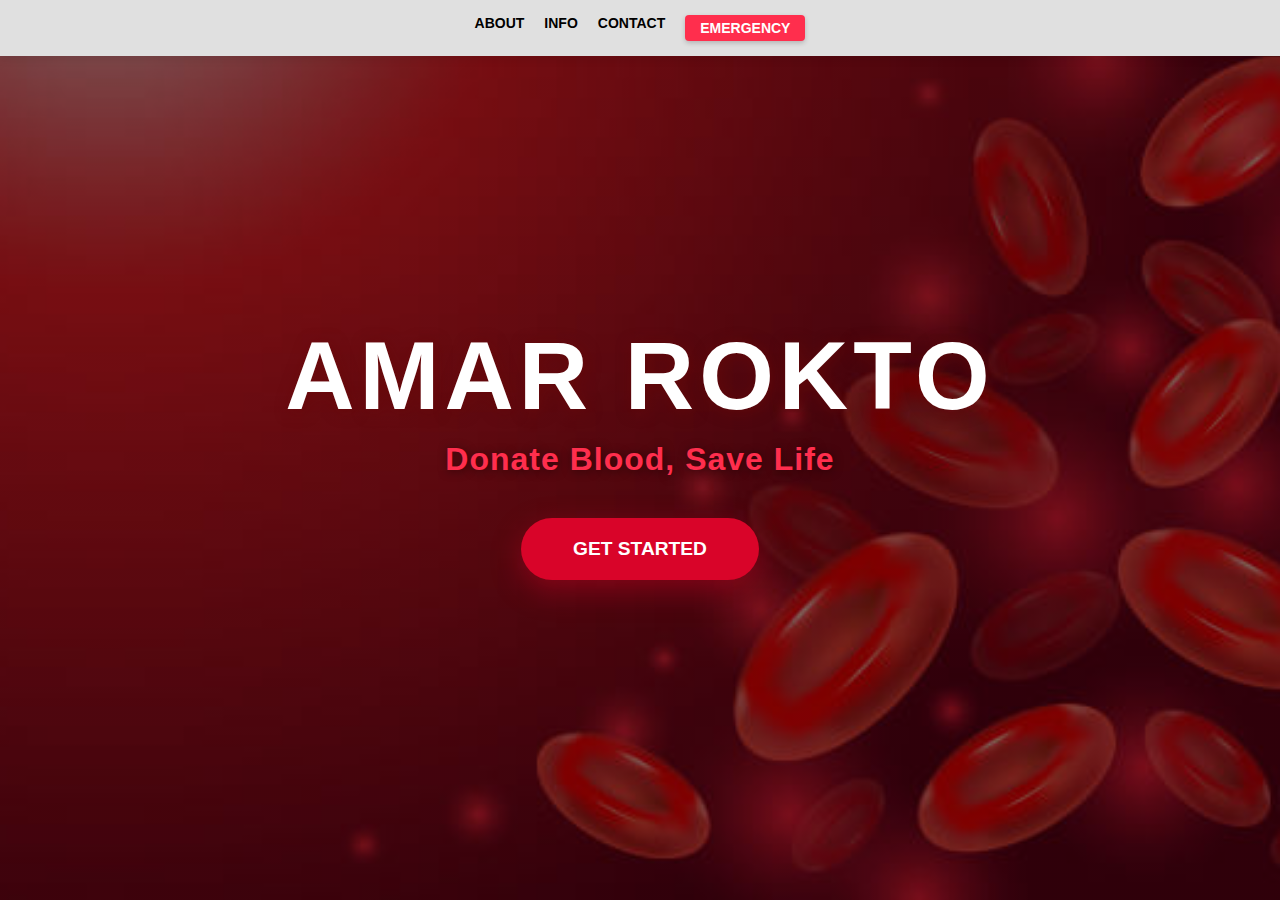
<file: Amar Rokto/new.html>
<!DOCTYPE html>
<html lang="bn">
<head>
    <meta charset="UTF-8">
    <meta name="viewport" content="width=device-width, initial-scale=1.0">
    <title>Amar Rokto | Welcome</title>
</head>
<body style="margin: 0; padding: 0; overflow: hidden; font-family: 'Segoe UI', Arial, sans-serif;">

    <nav style="position: absolute; top: 0; width: 100%; background: #e0e0e0; display: flex; justify-content: center; gap: 20px; padding: 15px 0; z-index: 1000; box-shadow: 0 2px 10px rgba(0,0,0,0.1);">
        <a href="index.html#about" style="text-decoration: none; color: black; font-weight: bold; text-transform: uppercase; font-size: 14px;">About</a>
        <a href="index.html#info" style="text-decoration: none; color: black; font-weight: bold; text-transform: uppercase; font-size: 14px;">Info</a>
        <a href="index.html#contact" style="text-decoration: none; color: black; font-weight: bold; text-transform: uppercase; font-size: 14px;">Contact</a>
        <button onclick="openEmergency()" style="background: #ff2e4d; color: white; border: none; padding: 5px 15px; border-radius: 4px; cursor: pointer; font-weight: bold; text-transform: uppercase; font-size: 14px; box-shadow: 0 2px 5px rgba(0,0,0,0.2);">Emergency</button>
    </nav>

    <div style="
        height: 100vh; 
        width: 100vw; 
        background: linear-gradient(rgba(0,0,0,0.5), rgba(0,0,0,0.5)), url('BG 2.jpg') no-repeat center center; 
        background-size: cover; 
        display: flex; 
        flex-direction: column; 
        align-items: center; 
        justify-content: center; 
        text-align: center;
    ">
        
        <h1 style="
            color: #ffffff; 
            font-size: clamp(3rem, 10vw, 6rem); 
            margin: 0; 
            text-transform: uppercase; 
            letter-spacing: 5px; 
            font-weight: 900;
            text-shadow: 2px 2px 15px rgba(104, 7, 7, 0.7);
        ">
            AMAR ROKTO
        </h1>

        <p style="
            color: #ff2e4d; 
            font-size: clamp(1.2rem, 4vw, 2rem); 
            margin: 10px 0 40px 0; 
            font-weight: 600;
            letter-spacing: 1px;
            text-shadow: 1px 1px 10px rgba(0,0,0,0.5);
        ">
            Donate Blood, Save Life
        </p>

        <a href="index.html" style="
            text-decoration: none; 
            color: white; 
            background: #d90429; 
            padding: 18px 50px; 
            border-radius: 50px; 
            font-size: 1.2rem; 
            font-weight: bold; 
            text-transform: uppercase; 
            transition: all 0.3s ease;
            box-shadow: 0 10px 30px rgba(217, 4, 41, 0.4);
            border: 2px solid transparent;
        " 
        onmouseover="this.style.transform='scale(1.1)'; this.style.backgroundColor='#b90322';" 
        onmouseout="this.style.transform='scale(1)'; this.style.backgroundColor='#d90429';">
            GET STARTED
        </a>
    </div>

    <div id="emergencyModal" style="display: none; position: fixed; top: 0; left: 0; width: 100%; height: 100%; background: rgba(0,0,0,0.8); z-index: 2000; align-items: center; justify-content: center;">
        <div style="background: white; padding: 30px; border-radius: 15px; max-width: 400px; width: 90%; text-align: center; position: relative;">
            <button onclick="closeEmergency()" style="position: absolute; top: 10px; right: 10px; border: none; background: none; font-size: 20px; cursor: pointer;">&times;</button>
            <h2 style="color: #d90429; margin-top: 0;">🚑 Ambulance Helpline</h2>
            <hr>
            <div style="text-align: left; margin: 20px 0;">
                <p><strong>National Helpline:</strong> <span style="color: #d90429; font-size: 1.2rem;">999</span></p>
                <p><strong>Red Crescent:</strong> 018******8</p>
                <p><strong>Anjuman Mofidul:</strong> 013******0</p>
            </div>
            <p style="font-size: 13px; color: #666;">Contact these numbers immediately for emergency support.</p>
            <button onclick="closeEmergency()" style="background: #333; color: white; border: none; padding: 10px 20px; border-radius: 5px; cursor: pointer;">Close</button>
        </div>
    </div>

    <script>
        function openEmergency() {
            document.getElementById('emergencyModal').style.display = 'flex';
        }
        function closeEmergency() {
            document.getElementById('emergencyModal').style.display = 'none';
        }
    </script>

</body>
</html>
</file>
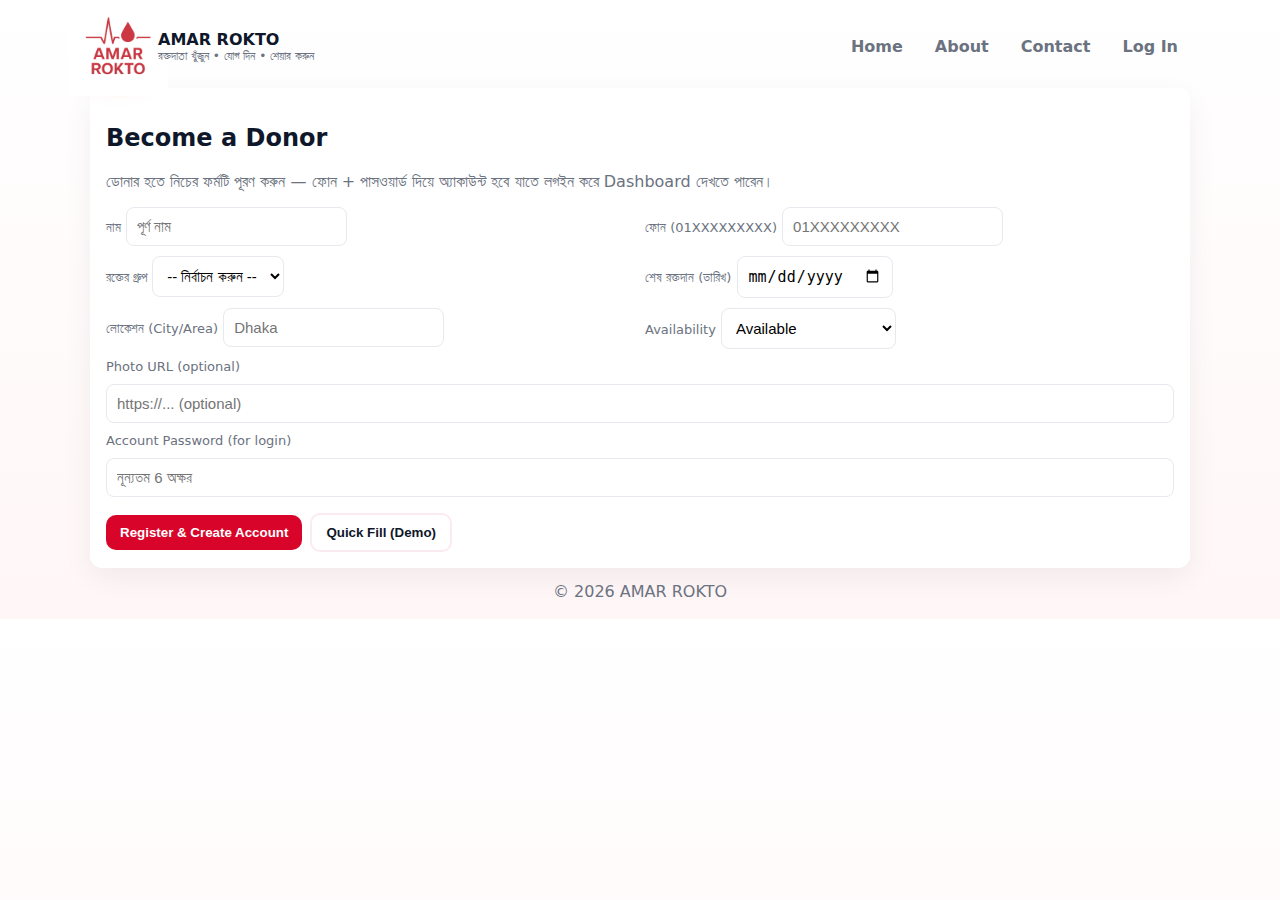
<file: Amar Rokto/register.html>
<!doctype html>
<html lang="bn">
<head>
  <meta charset="utf-8" />
  <meta name="viewport" content="width=device-width,initial-scale=1" />
  <title>Register - Amar Rokto</title>
  <link rel="stylesheet" href="style.css">
</head>
<body data-page="register">
  <div class="app">
    <!-- Header -->
    <header>
      <a class="brand" href="index.html">
       <div class="logo">
          <img src="Blood PIC.jpg" width="100px" height="100px">
        </div>
        <div>
          <div style="font-weight:800">AMAR ROKTO</div>
          <div style="font-size:12px;color:var(--muted)">রক্তদাতা খুঁজুন • যোগ দিন • শেয়ার করুন</div>
        </div>
      </a>
      <nav>
        <a href="index.html">Home</a>
        <a href="index.html#about">About</a>
        <a href="index.html#contact">Contact</a>
        <a href="login.html">Log In</a>
      </nav>
    </header>

    <!-- Main -->
    <main>
      <section class="panel">
        <h2>Become a Donor</h2>
        <p style="color:var(--muted);margin-top:4px">
          ডোনার হতে নিচের ফর্মটি পূরণ করুন — ফোন + পাসওয়ার্ড দিয়ে অ্যাকাউন্ট হবে যাতে লগইন করে Dashboard দেখতে পারেন।
        </p>

        <!-- NOTE: onsubmit নাই, JS থেকে bind হবে -->
        <form id="register-form">
          <div class="row">
            <div class="col">
              <label for="r-name">নাম</label>
              <input id="r-name" required type="text" placeholder="পূর্ণ নাম"/>
            </div>
            <div class="col">
              <label for="r-phone">ফোন (01XXXXXXXXX)</label>
              <input id="r-phone" required type="tel" placeholder="01XXXXXXXXX"/>
            </div>
          </div>

          <div class="row">
            <div class="col">
              <label for="r-blood">রক্তের গ্রুপ</label>
              <select id="r-blood" required>
                <option value="">-- নির্বাচন করুন --</option>
                <option>A+</option><option>A-</option><option>B+</option><option>B-</option>
                <option>O+</option><option>O-</option><option>AB+</option><option>AB-</option>
              </select>
            </div>
            <div class="col">
              <label for="r-last">শেষ রক্তদান (তারিখ)</label>
              <input id="r-last" type="date" />
            </div>
          </div>

          <div class="row">
            <div class="col">
              <label for="r-location">লোকেশন (City/Area)</label>
              <input id="r-location" required type="text" placeholder="Dhaka"/>
            </div>
            <div class="col">
              <label for="r-available">Availability</label>
              <select id="r-available">
                <option>Available</option>
                <option>Busy / Not available</option>
              </select>
            </div>
          </div>

          <label for="r-photo">Photo URL (optional)</label>
          <input id="r-photo" type="url" placeholder="https://... (optional)"/>

          <label for="r-pass">Account Password (for login)</label>
          <input id="r-pass" type="password" required placeholder="নূন্যতম 6 অক্ষর"/>

          <div style="display:flex;gap:8px;margin-top:6px;align-items:center">
            <button class="btn primary" type="submit">Register & Create Account</button>
            <button class="btn light" type="button" onclick="prefillRegister()">Quick Fill (Demo)</button>
            <div id="reg-msg" style="margin-left:auto;color:var(--muted)"></div>
          </div>
        </form>
      </section>
    </main>

    <!-- Footer -->
    <footer>
      © <span id="yr"></span> AMAR ROKTO </footer>
  </div>

  <!-- Common JS -->
  <script src="script.js"></script>
</body>
</html>
</file>
<file: style.css>
:root{
  --red:#d90429;
  --dark:#0f172a;
  --muted:#6b7280;
  --card:#ffffff;
  --glass: rgba(255,255,255,0.7);
  --radius:12px;
  --container:1100px;
  font-family: "Noto Sans Bengali", system-ui, -apple-system, "Segoe UI", Roboto, Arial;
}
*{box-sizing:border-box}
body{
  margin:0;
  background:linear-gradient(180deg,#fff 0%, #fff6f7 100%);
  color:var(--dark);
  padding:18px;
  display:flex;
  justify-content:center;
}
.app{width:100%;max-width:var(--container)}
header{display:flex;align-items:center;justify-content:space-between;gap:12px;margin-bottom:14px}
.brand{display:flex;align-items:center;gap:12px;text-decoration:none;color:var(--dark)}
.logo{width:56px;height:56px;border-radius:10px;background:linear-gradient(135deg,var(--red),#ff6b6b);display:flex;align-items:center;justify-content:center;color:white;font-weight:800;box-shadow:0 10px 24px rgba(217,4,41,0.14)}
nav{display:flex;gap:8px;align-items:center}
nav a, nav button{
  background:transparent;
  border:0;
  padding:8px 12px;
  border-radius:8px;
  cursor:pointer;
  font-weight:700;
  color:var(--muted);
  text-decoration:none;
}
nav .active{background:rgba(217,4,41,0.1);color:var(--red)}
.cta{background:var(--red);color:white;padding:8px 12px;border-radius:10px;border:0;cursor:pointer;font-weight:800}

/* layout */
main.main-grid{display:grid;grid-template-columns:1fr 340px;gap:18px}
.panel{background:var(--card);border-radius:var(--radius);padding:16px;box-shadow:0 10px 30px rgba(15,23,42,0.06)}
.hero{display:flex;gap:18px;align-items:center}
.hero-text h1{margin:0;font-size:22px;color:var(--red)}
.hero-text p{margin:6px 0;color:var(--muted)}
.hero-actions{display:flex;gap:10px;margin-top:8px}
.btn{padding:10px 14px;border-radius:10px;border:0;cursor:pointer;font-weight:700}
.btn.primary{background:var(--red);color:white}
.btn.light{background:transparent;border:2px solid rgba(217,4,41,0.08);color:var(--dark)}

/* carousel */
.carousel{margin-top:12px;border-radius:10px;overflow:hidden;position:relative;height:200px}
.slide{position:absolute;inset:0;display:flex;align-items:center;justify-content:center;font-size:18px;color:white;transition:opacity .6s ease,transform .6s ease;backdrop-filter: blur(0.5px)}
.slide.hidden{opacity:0;transform:translateY(8px);pointer-events:none}
.slide.visible{opacity:1;transform:none;pointer-events:auto}
.slide .overlay{position:absolute;inset:0;background:linear-gradient(180deg,rgba(0,0,0,0.12),rgba(0,0,0,0.18))}
.dotbar{display:flex;gap:8px;position:absolute;right:12px;bottom:12px}
.dot{width:10px;height:10px;border-radius:20px;background:rgba(255,255,255,0.5);cursor:pointer}
.dot.active{background:var(--red)}

/* forms */
form{display:flex;flex-direction:column;gap:10px}
label{font-size:13px;color:var(--muted)}
input[type="text"],input[type="tel"],input[type="date"],input[type="url"],input[type="password"],select{
  padding:10px;border-radius:8px;border:1px solid #e6e9ee;font-size:15px;background:transparent
}
.row{display:flex;gap:10px}
.row .col{flex:1}

/* dashboard */
.profile{display:flex;gap:16px;align-items:center}
.avatar{width:84px;height:84px;border-radius:12px;background:linear-gradient(135deg,#ff6b6b,#d90429);display:flex;align-items:center;justify-content:center;font-weight:800;color:white;font-size:20px}
.three-dot{position:relative}
.menu{position:absolute;right:0;top:36px;background:white;border-radius:10px;box-shadow:0 8px 20px rgba(15,23,42,0.08);padding:6px;display:none;min-width:180px}
.menu.show{display:block}
.menu button{display:block;width:100%;padding:8px 10px;border:0;background:transparent;text-align:left;cursor:pointer;border-radius:6px}
.menu button:hover{background:#f3f4f6}

/* sidebar search & contact */
.sidebar section{margin-bottom:12px}
.searchbar{display:flex;gap:8px;margin-top:8px}
.searchbar input, .searchbar select{flex:1;padding:10px;border-radius:8px;border:1px solid #eee}
.search-results{margin-top:10px;display:grid;gap:8px}
.donor-card{padding:8px;border-radius:8px;border:1px solid rgba(15,23,42,0.04);background:linear-gradient(180deg,rgba(255,255,255,0.95),rgba(255,255,255,0.75));display:flex;gap:10px;align-items:center}
.smalltag{font-weight:700;color:var(--red);padding:6px 8px;border-radius:8px;background:rgba(217,4,41,0.06)}

/* contact */
.contact-list{list-style:none;padding:0;margin:8px 0 0 0;color:var(--muted)}
.contact-list li{margin-bottom:6px}

/* forgot password helper text */
.text-sm{font-size:13px;color:var(--muted)}

/* footer */
footer{text-align:center;color:var(--muted);margin-top:14px}

/* responsive */
@media (max-width:980px){
  main.main-grid{grid-template-columns:1fr}
  .carousel{height:170px}
  .avatar{width:72px;height:72px}
}
</file>
<file: Amar Rokto/style.css>
:root{
  --red:#d90429;
  --dark:#0f172a;
  --muted:#6b7280;
  --card:#ffffff;
  --glass: rgba(255,255,255,0.7);
  --radius:12px;
  --container:1100px;
  font-family: "Noto Sans Bengali", system-ui, -apple-system, "Segoe UI", Roboto, Arial;
}
*{box-sizing:border-box}
body{
  margin:0;
  background:linear-gradient(180deg,#fff 0%, #fff6f7 100%);
  color:var(--dark);
  padding:18px;
  display:flex;
  justify-content:center;
}
.app{width:100%;max-width:var(--container)}
header{display:flex;align-items:center;justify-content:space-between;gap:12px;margin-bottom:14px}
.brand{display:flex;align-items:center;gap:12px;text-decoration:none;color:var(--dark)}
.logo{width:56px;height:56px;border-radius:10px;background:linear-gradient(135deg,var(--red),#ff6b6b);display:flex;align-items:center;justify-content:center;color:white;font-weight:800;box-shadow:0 10px 24px rgba(217,4,41,0.14)}
nav{display:flex;gap:8px;align-items:center}
nav a, nav button{
  background:transparent;
  border:0;
  padding:8px 12px;
  border-radius:8px;
  cursor:pointer;
  font-weight:700;
  color:var(--muted);
  text-decoration:none;
}
nav .active{background:rgba(217,4,41,0.1);color:var(--red)}
.cta{background:var(--red);color:white;padding:8px 12px;border-radius:10px;border:0;cursor:pointer;font-weight:800}

/* layout */
main.main-grid{display:grid;grid-template-columns:1fr 340px;gap:18px}
.panel{background:var(--card);border-radius:var(--radius);padding:16px;box-shadow:0 10px 30px rgba(15,23,42,0.06)}
.hero{display:flex;gap:18px;align-items:center}
.hero-text h1{margin:0;font-size:22px;color:var(--red)}
.hero-text p{margin:6px 0;color:var(--muted)}
.hero-actions{display:flex;gap:10px;margin-top:8px}
.btn{padding:10px 14px;border-radius:10px;border:0;cursor:pointer;font-weight:700}
.btn.primary{background:var(--red);color:white}
.btn.light{background:transparent;border:2px solid rgba(217,4,41,0.08);color:var(--dark)}

/* carousel */
.carousel{margin-top:12px;border-radius:10px;overflow:hidden;position:relative;height:200px}
.slide{position:absolute;inset:0;display:flex;align-items:center;justify-content:center;font-size:18px;color:white;transition:opacity .6s ease,transform .6s ease;backdrop-filter: blur(0.5px)}
.slide.hidden{opacity:0;transform:translateY(8px);pointer-events:none}
.slide.visible{opacity:1;transform:none;pointer-events:auto}
.slide .overlay{position:absolute;inset:0;background:linear-gradient(180deg,rgba(0,0,0,0.12),rgba(0,0,0,0.18))}
.dotbar{display:flex;gap:8px;position:absolute;right:12px;bottom:12px}
.dot{width:10px;height:10px;border-radius:20px;background:rgba(255,255,255,0.5);cursor:pointer}
.dot.active{background:var(--red)}

/* forms */
form{display:flex;flex-direction:column;gap:10px}
label{font-size:13px;color:var(--muted)}
input[type="text"],input[type="tel"],input[type="date"],input[type="url"],input[type="password"],select{
  padding:10px;border-radius:8px;border:1px solid #e6e9ee;font-size:15px;background:transparent
}
.row{display:flex;gap:10px}
.row .col{flex:1}

/* dashboard */
.profile{display:flex;gap:16px;align-items:center}
.avatar{width:84px;height:84px;border-radius:12px;background:linear-gradient(135deg,#ff6b6b,#d90429);display:flex;align-items:center;justify-content:center;font-weight:800;color:white;font-size:20px}
.three-dot{position:relative}
.menu{position:absolute;right:0;top:36px;background:white;border-radius:10px;box-shadow:0 8px 20px rgba(15,23,42,0.08);padding:6px;display:none;min-width:180px}
.menu.show{display:block}
.menu button{display:block;width:100%;padding:8px 10px;border:0;background:transparent;text-align:left;cursor:pointer;border-radius:6px}
.menu button:hover{background:#f3f4f6}

/* sidebar search & contact */
.sidebar section{margin-bottom:12px}
.searchbar{display:flex;gap:8px;margin-top:8px}
.searchbar input, .searchbar select{flex:1;padding:10px;border-radius:8px;border:1px solid #eee}
.search-results{margin-top:10px;display:grid;gap:8px}
.donor-card{padding:8px;border-radius:8px;border:1px solid rgba(15,23,42,0.04);background:linear-gradient(180deg,rgba(255,255,255,0.95),rgba(255,255,255,0.75));display:flex;gap:10px;align-items:center}
.smalltag{font-weight:700;color:var(--red);padding:6px 8px;border-radius:8px;background:rgba(217,4,41,0.06)}

/* contact */
.contact-list{list-style:none;padding:0;margin:8px 0 0 0;color:var(--muted)}
.contact-list li{margin-bottom:6px}

/* forgot password helper text */
.text-sm{font-size:13px;color:var(--muted)}

/* footer */
footer{text-align:center;color:var(--muted);margin-top:14px}

/* responsive */
@media (max-width:980px){
  main.main-grid{grid-template-columns:1fr}
  .carousel{height:170px}
  .avatar{width:72px;height:72px}
}
</file>
